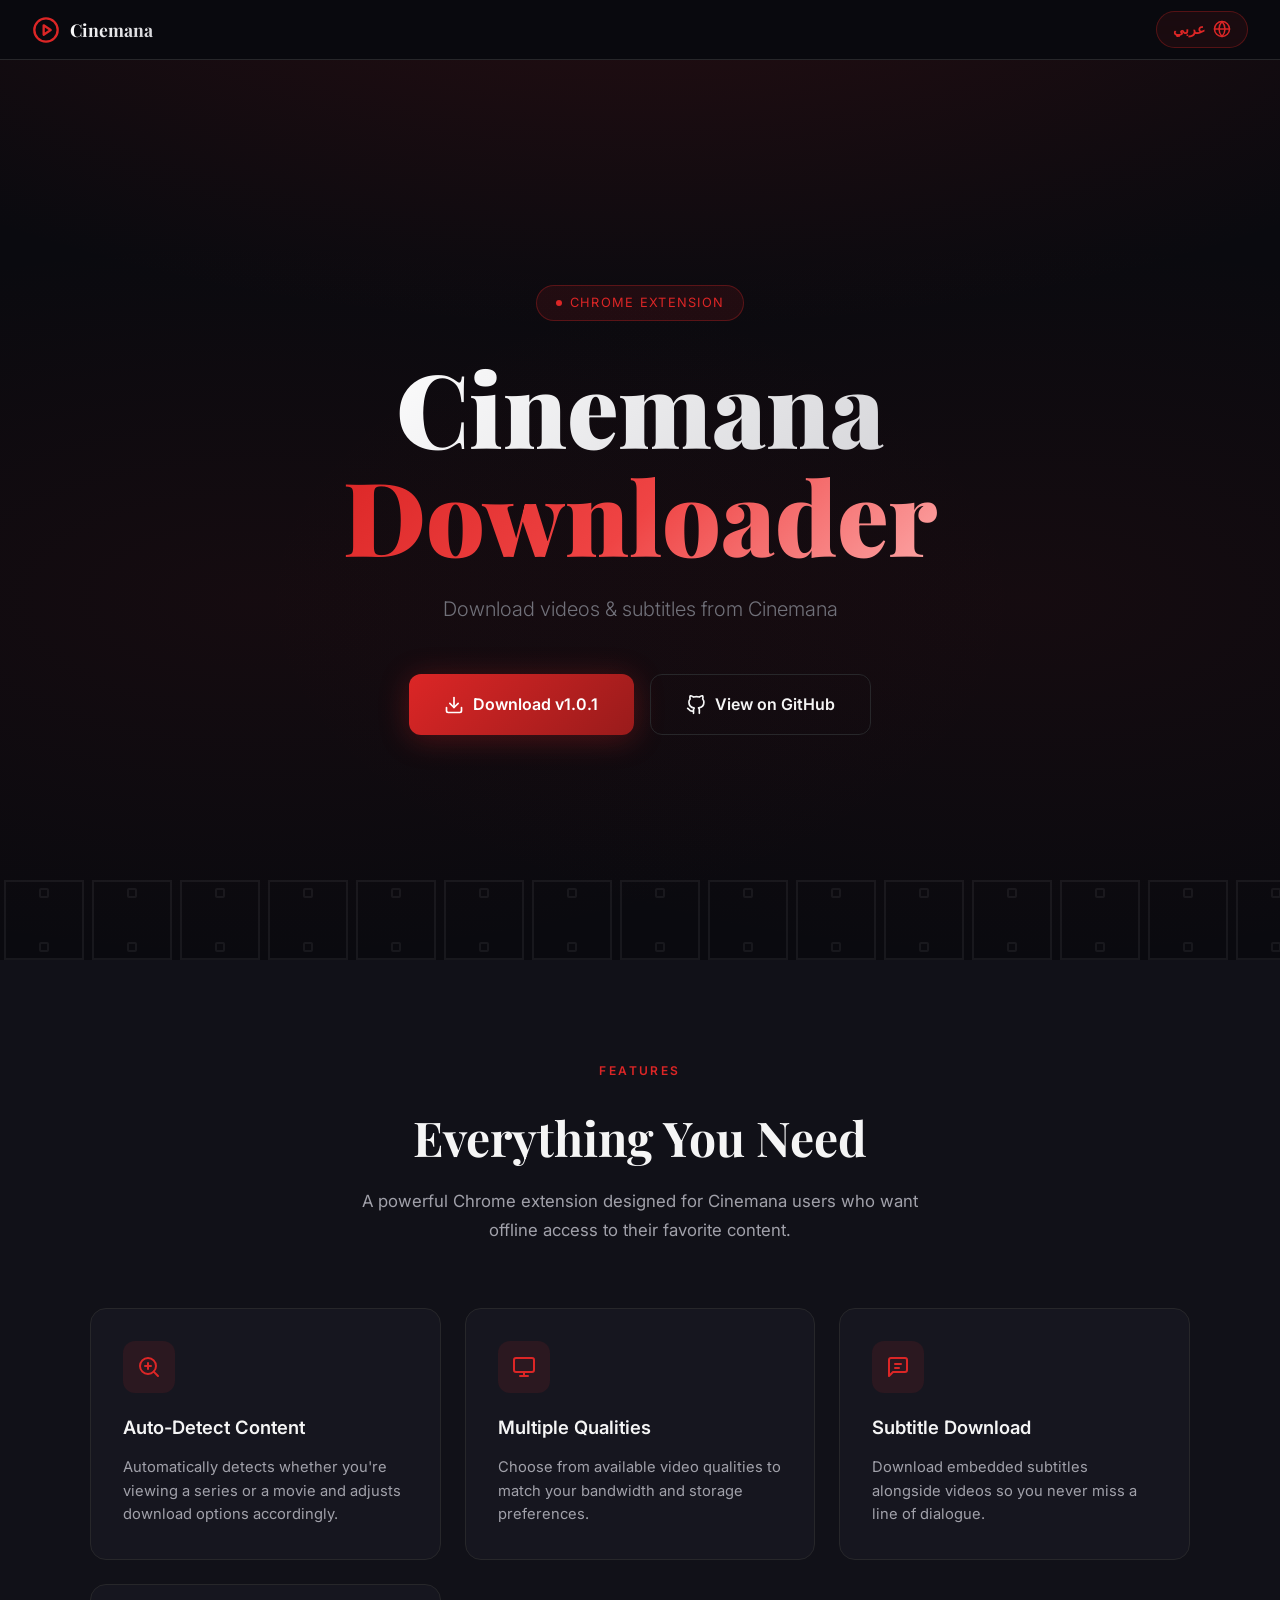
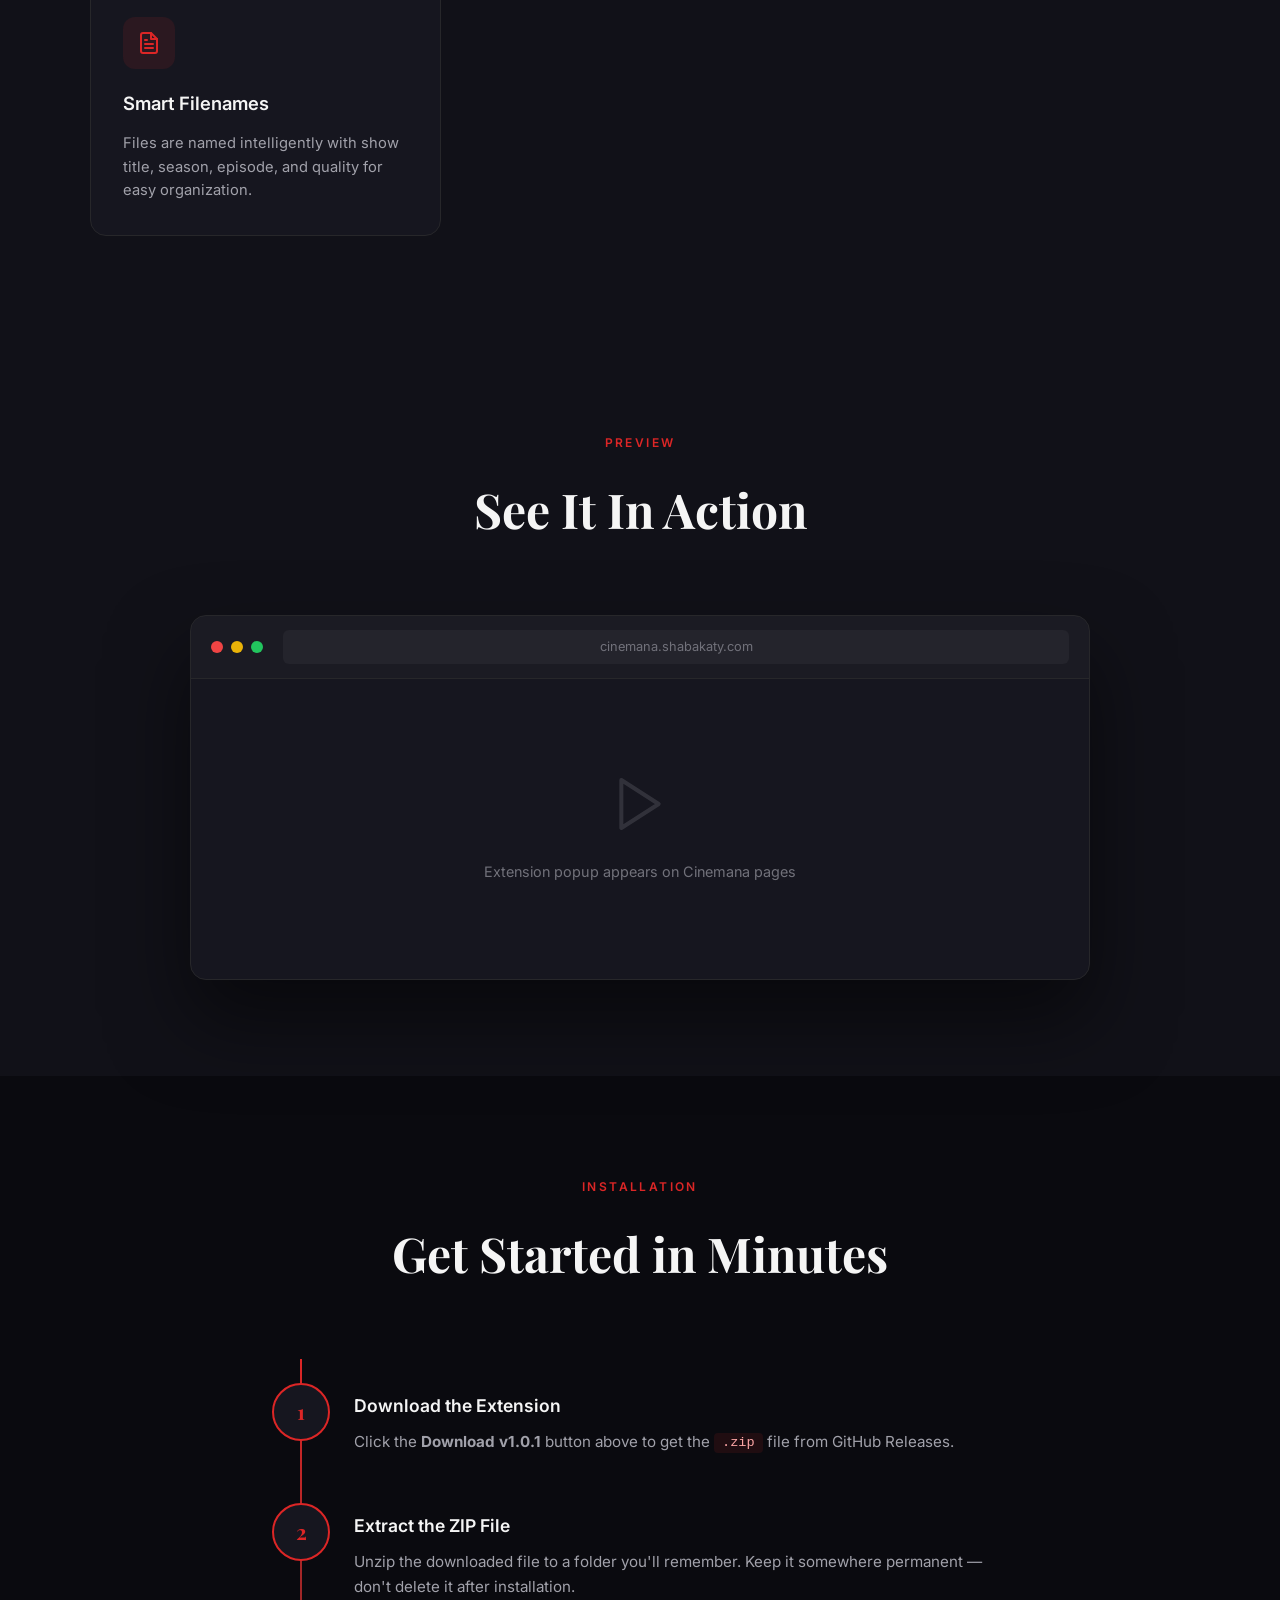
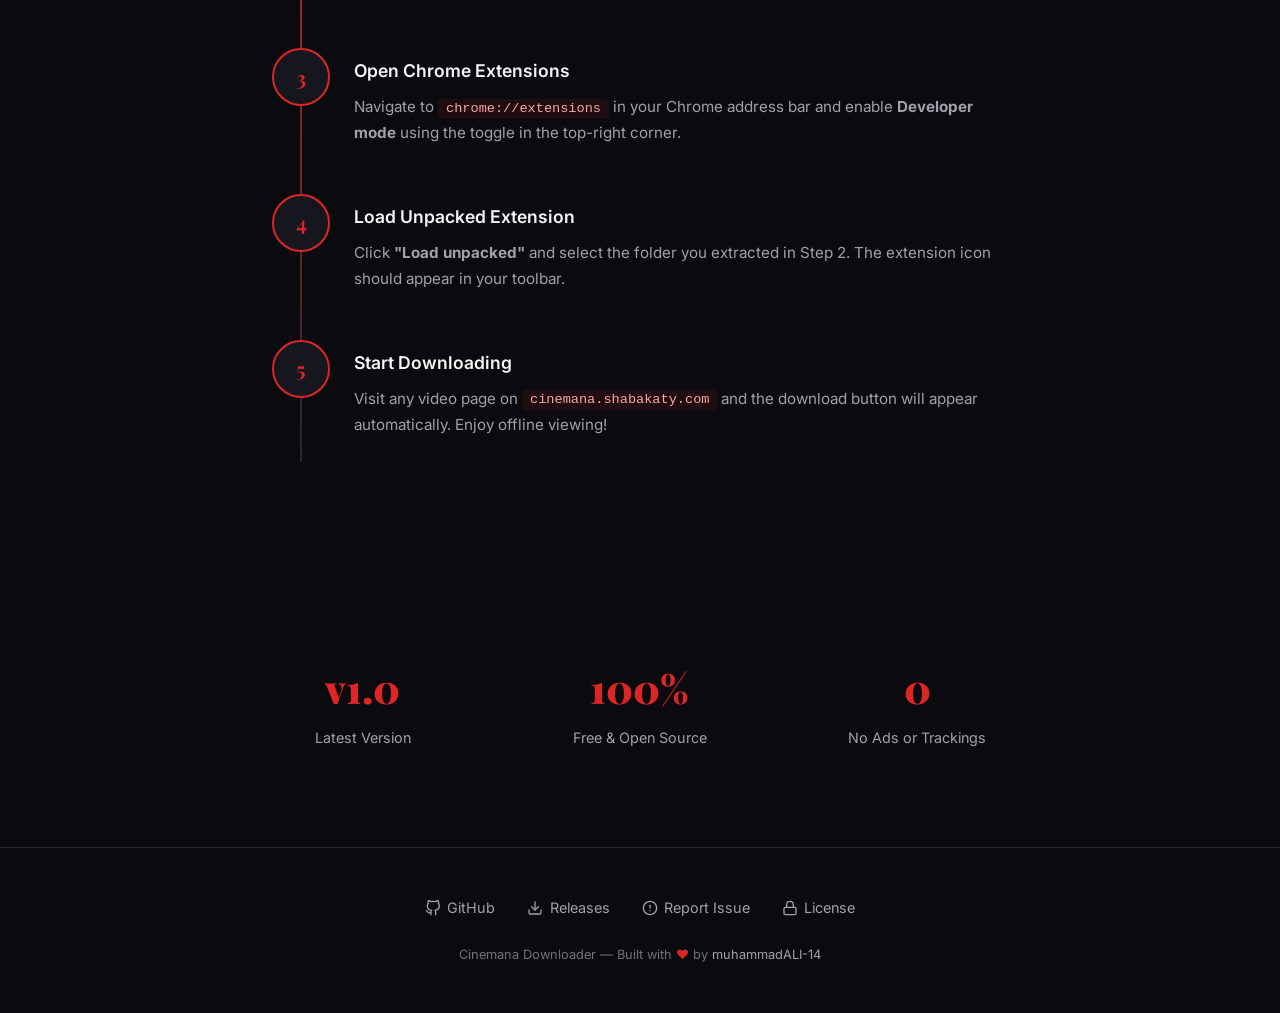
<file: index.html>
﻿<!DOCTYPE html>
<html lang="en" dir="ltr">
<head>
<meta charset="UTF-8">
<meta name="viewport" content="width=device-width, initial-scale=1.0">
<title>Cinemana Downloader - سينمانا داونلودر</title>
<link rel="preconnect" href="https://fonts.googleapis.com">
<link rel="preconnect" href="https://fonts.gstatic.com" crossorigin>
<link href="https://fonts.googleapis.com/css2?family=Playfair+Display:wght@400;700;900&family=Inter:wght@300;400;500;600;700&family=Tajawal:wght@300;400;500;700;800;900&display=swap" rel="stylesheet">
<style>
*, *::before, *::after {
  margin: 0;
  padding: 0;
  box-sizing: border-box;
}

:root {
  --bg-primary: #0a0a0f;
  --bg-secondary: #111118;
  --bg-card: #16161f;
  --red-primary: #dc2626;
  --red-dark: #991b1b;
  --red-glow: #ef4444;
  --text-primary: #f5f5f5;
  --text-secondary: #a1a1aa;
  --text-muted: #71717a;
  --border-color: #27272a;
}

html {
  scroll-behavior: smooth;
}

body {
  font-family: 'Inter', sans-serif;
  background: var(--bg-primary);
  color: var(--text-primary);
  line-height: 1.7;
  overflow-x: hidden;
}

html[dir="rtl"] body,
html[dir="rtl"] h1, html[dir="rtl"] h2, html[dir="rtl"] h3, html[dir="rtl"] h4 {
  font-family: 'Tajawal', 'Inter', sans-serif;
}

html[dir="ltr"] body {
  font-family: 'Inter', sans-serif;
}

h1, h2, h3, h4 {
  font-family: 'Playfair Display', serif;
}

html[dir="rtl"] h1, html[dir="rtl"] h2, html[dir="rtl"] h3, html[dir="rtl"] h4 {
  font-family: 'Tajawal', sans-serif;
}

/* ===== NAVIGATION BAR ===== */
.navbar {
  position: fixed;
  top: 0;
  left: 0;
  right: 0;
  height: 60px;
  background: rgba(10, 10, 15, 0.85);
  backdrop-filter: blur(20px);
  -webkit-backdrop-filter: blur(20px);
  border-bottom: 1px solid var(--border-color);
  display: flex;
  align-items: center;
  justify-content: space-between;
  padding: 0 2rem;
  z-index: 9999;
  transition: background 0.3s ease;
}

.navbar-logo {
  display: flex;
  align-items: center;
  gap: 0.6rem;
  text-decoration: none;
  color: var(--text-primary);
  font-weight: 700;
  font-size: 1.1rem;
}

.navbar-logo svg {
  width: 28px;
  height: 28px;
  color: var(--red-primary);
}

.navbar-logo span {
  font-family: 'Playfair Display', serif;
  background: linear-gradient(135deg, #ffffff 0%, #d4d4d8 100%);
  -webkit-background-clip: text;
  -webkit-text-fill-color: transparent;
  background-clip: text;
}

html[dir="rtl"] .navbar-logo span {
  font-family: 'Tajawal', sans-serif;
}

.lang-toggle {
  position: relative;
  display: inline-flex;
  align-items: center;
  padding: 0.4rem 1rem;
  background: rgba(220, 38, 38, 0.08);
  border: 1px solid rgba(220, 38, 38, 0.3);
  border-radius: 100px;
  cursor: pointer;
  overflow: hidden;
  transition: all 0.4s cubic-bezier(0.4, 0, 0.2, 1);
  z-index: 10000;
}

.lang-toggle:hover {
  background: rgba(220, 38, 38, 0.15);
  border-color: rgba(220, 38, 38, 0.6);
  transform: scale(1.05);
  box-shadow: 0 0 20px rgba(220, 38, 38, 0.2);
}

.lang-toggle:active {
  transform: scale(0.97);
}

.lang-toggle-text {
  font-size: 0.85rem;
  font-weight: 600;
  color: var(--red-primary);
  transition: all 0.4s cubic-bezier(0.4, 0, 0.2, 1);
  white-space: nowrap;
  user-select: none;
}

.lang-toggle-icon {
  width: 18px;
  height: 18px;
  margin-left: 0.5rem;
  transition: transform 0.4s cubic-bezier(0.4, 0, 0.2, 1);
  color: var(--red-primary);
}

html[dir="rtl"] .lang-toggle-icon {
  margin-left: 0;
  margin-right: 0.5rem;
}

.lang-toggle:hover .lang-toggle-icon {
  transform: rotate(20deg);
}

/* ===== BODY PADDING FOR NAVBAR ===== */
body {
  padding-top: 60px;
}

/* ===== HERO SECTION ===== */
.hero {
  position: relative;
  min-height: 100vh;
  display: flex;
  align-items: center;
  justify-content: center;
  text-align: center;
  padding: 2rem;
  overflow: hidden;
}

.hero::before {
  content: '';
  position: absolute;
  inset: 0;
  background:
    radial-gradient(ellipse 80% 50% at 50% -20%, rgba(220,38,38,0.15), transparent),
    radial-gradient(ellipse 60% 40% at 80% 60%, rgba(153,27,27,0.08), transparent),
    radial-gradient(ellipse 60% 40% at 20% 60%, rgba(153,27,27,0.08), transparent);
  z-index: 0;
}

.hero-particles {
  position: absolute;
  inset: 0;
  z-index: 0;
  overflow: hidden;
}

.hero-particles span {
  position: absolute;
  width: 2px;
  height: 2px;
  background: var(--red-primary);
  border-radius: 50%;
  animation: float-up linear infinite;
  opacity: 0;
}

@keyframes float-up {
  0% { transform: translateY(100vh) scale(0); opacity: 0; }
  10% { opacity: 1; }
  90% { opacity: 1; }
  100% { transform: translateY(-10vh) scale(1); opacity: 0; }
}

.hero-content {
  position: relative;
  z-index: 1;
  max-width: 900px;
}

.hero-badge {
  display: inline-flex;
  align-items: center;
  gap: 0.5rem;
  padding: 0.4rem 1.2rem;
  background: rgba(220,38,38,0.1);
  border: 1px solid rgba(220,38,38,0.3);
  border-radius: 100px;
  font-size: 0.8rem;
  color: var(--red-primary);
  letter-spacing: 0.1em;
  text-transform: uppercase;
  margin-bottom: 2rem;
  animation: fadeInDown 0.8s ease-out;
}

.hero-badge::before {
  content: '';
  width: 6px;
  height: 6px;
  background: var(--red-primary);
  border-radius: 50%;
  animation: pulse-dot 2s ease-in-out infinite;
}

@keyframes pulse-dot {
  0%, 100% { opacity: 1; box-shadow: 0 0 0 0 rgba(220,38,38,0.7); }
  50% { opacity: 0.8; box-shadow: 0 0 0 6px rgba(220,38,38,0); }
}

.hero-title {
  font-size: clamp(3rem, 8vw, 6.5rem);
  font-weight: 900;
  line-height: 1.05;
  margin-bottom: 1.5rem;
  animation: fadeInUp 1s ease-out 0.2s both;
}

.hero-title .line1 {
  display: block;
  background: linear-gradient(135deg, #ffffff 0%, #d4d4d8 100%);
  -webkit-background-clip: text;
  -webkit-text-fill-color: transparent;
  background-clip: text;
}

.hero-title .line2 {
  display: block;
  background: linear-gradient(135deg, var(--red-primary) 0%, var(--red-glow) 50%, #fca5a5 100%);
  -webkit-background-clip: text;
  -webkit-text-fill-color: transparent;
  background-clip: text;
  animation: shimmer 3s ease-in-out infinite;
}

@keyframes shimmer {
  0%, 100% { filter: brightness(1); }
  50% { filter: brightness(1.2); }
}

.hero-subtitle {
  font-size: clamp(1rem, 2vw, 1.25rem);
  font-weight: 300;
  color: var(--text-muted);
  margin-bottom: 3rem;
  animation: fadeInUp 1s ease-out 0.5s both;
}

html[dir="rtl"] .hero-subtitle {
  font-size: clamp(1.1rem, 2.5vw, 1.5rem);
  color: var(--text-secondary);
}

.hero-actions {
  display: flex;
  gap: 1rem;
  justify-content: center;
  flex-wrap: wrap;
  animation: fadeInUp 1s ease-out 0.6s both;
}

.btn {
  display: inline-flex;
  align-items: center;
  gap: 0.6rem;
  padding: 1rem 2.2rem;
  border-radius: 12px;
  font-family: 'Inter', sans-serif;
  font-size: 1rem;
  font-weight: 600;
  text-decoration: none;
  transition: all 0.3s ease;
  border: none;
  cursor: pointer;
  position: relative;
  overflow: hidden;
}

html[dir="rtl"] .btn {
  font-family: 'Tajawal', sans-serif;
}

.btn-primary {
  background: linear-gradient(135deg, var(--red-primary), var(--red-dark));
  color: #fff;
  box-shadow: 0 4px 30px rgba(220,38,38,0.3);
}

.btn-primary:hover {
  transform: translateY(-2px);
  box-shadow: 0 8px 40px rgba(220,38,38,0.5);
}

.btn-primary::after {
  content: '';
  position: absolute;
  inset: 0;
  background: linear-gradient(135deg, transparent 40%, rgba(255,255,255,0.1) 50%, transparent 60%);
  transform: translateX(-100%);
  transition: transform 0.6s ease;
}

.btn-primary:hover::after {
  transform: translateX(100%);
}

.btn-secondary {
  background: transparent;
  color: var(--text-primary);
  border: 1px solid var(--border-color);
}

.btn-secondary:hover {
  border-color: var(--red-primary);
  background: rgba(220,38,38,0.05);
  transform: translateY(-2px);
}

.btn svg {
  width: 20px;
  height: 20px;
}

.hero-film-strip {
  position: absolute;
  bottom: 0;
  left: 0;
  right: 0;
  height: 80px;
  z-index: 0;
  display: flex;
  overflow: hidden;
  opacity: 0.06;
}

.film-frame {
  flex: 0 0 80px;
  height: 100%;
  border: 2px solid var(--text-primary);
  margin: 0 4px;
  position: relative;
}

.film-frame::before, .film-frame::after {
  content: '';
  position: absolute;
  width: 10px;
  height: 10px;
  border: 2px solid var(--text-primary);
  border-radius: 2px;
  left: 50%;
  transform: translateX(-50%);
}

.film-frame::before { top: 6px; }
.film-frame::after { bottom: 6px; }

/* ===== SECTION SHARED ===== */
section {
  padding: 6rem 2rem;
}

.section-header {
  text-align: center;
  margin-bottom: 4rem;
}

.section-tag {
  display: inline-block;
  font-size: 0.75rem;
  letter-spacing: 0.2em;
  text-transform: uppercase;
  color: var(--red-primary);
  margin-bottom: 1rem;
  font-weight: 600;
}

.section-title {
  font-size: clamp(2rem, 4vw, 3rem);
  font-weight: 700;
  margin-bottom: 0.5rem;
}

.section-desc {
  color: var(--text-secondary);
  max-width: 600px;
  margin: 0 auto;
  font-size: 1.05rem;
}

/* ===== FEATURES ===== */
.features {
  background: var(--bg-secondary);
}

.features-grid {
  display: grid;
  grid-template-columns: repeat(auto-fit, minmax(260px, 1fr));
  gap: 1.5rem;
  max-width: 1100px;
  margin: 0 auto;
}

.feature-card {
  background: var(--bg-card);
  border: 1px solid var(--border-color);
  border-radius: 16px;
  padding: 2rem;
  transition: all 0.4s ease;
  position: relative;
  overflow: hidden;
}

.feature-card::before {
  content: '';
  position: absolute;
  top: 0;
  left: 0;
  right: 0;
  height: 2px;
  background: linear-gradient(90deg, transparent, var(--red-primary), transparent);
  opacity: 0;
  transition: opacity 0.4s ease;
}

.feature-card:hover {
  border-color: rgba(220,38,38,0.3);
  transform: translateY(-4px);
  box-shadow: 0 20px 60px rgba(0,0,0,0.4);
}

.feature-card:hover::before {
  opacity: 1;
}

.feature-icon {
  width: 52px;
  height: 52px;
  border-radius: 12px;
  background: rgba(220,38,38,0.1);
  display: flex;
  align-items: center;
  justify-content: center;
  margin-bottom: 1.2rem;
  font-size: 1.5rem;
}

.feature-card h3 {
  font-family: 'Inter', sans-serif;
  font-size: 1.15rem;
  font-weight: 600;
  margin-bottom: 0.8rem;
}

html[dir="rtl"] .feature-card h3 {
  font-family: 'Tajawal', sans-serif;
}

.feature-card p {
  color: var(--text-secondary);
  font-size: 0.92rem;
  line-height: 1.6;
}

/* ===== INSTALLATION ===== */
.installation {
  max-width: 800px;
  margin: 0 auto;
}

.steps {
  display: flex;
  flex-direction: column;
  gap: 0;
  position: relative;
}

.steps::before {
  content: '';
  position: absolute;
  left: 28px;
  top: 0;
  bottom: 0;
  width: 2px;
  background: linear-gradient(to bottom, var(--red-primary), var(--border-color));
}

html[dir="rtl"] .steps::before {
  left: auto;
  right: 28px;
}

.step {
  display: flex;
  gap: 1.5rem;
  padding: 1.5rem 0;
  position: relative;
}

.step-number {
  flex: 0 0 58px;
  height: 58px;
  border-radius: 50%;
  background: var(--bg-card);
  border: 2px solid var(--red-primary);
  display: flex;
  align-items: center;
  justify-content: center;
  font-family: 'Playfair Display', serif;
  font-size: 1.3rem;
  font-weight: 700;
  color: var(--red-primary);
  z-index: 1;
  position: relative;
}

html[dir="rtl"] .step-number {
  font-family: 'Tajawal', sans-serif;
}

.step-content {
  flex: 1;
  padding-top: 0.5rem;
}

.step-content h3 {
  font-family: 'Inter', sans-serif;
  font-size: 1.1rem;
  font-weight: 600;
  margin-bottom: 0.5rem;
}

html[dir="rtl"] .step-content h3 {
  font-family: 'Tajawal', sans-serif;
}

.step-content p {
  color: var(--text-secondary);
  font-size: 0.95rem;
}

.step-content code {
  background: rgba(220,38,38,0.1);
  color: #fca5a5;
  padding: 0.15rem 0.5rem;
  border-radius: 4px;
  font-size: 0.85rem;
}

/* ===== SCREENSHOT / DEMO ===== */
.demo-section {
  background: var(--bg-secondary);
  text-align: center;
}

.demo-window {
  max-width: 900px;
  margin: 0 auto;
  background: var(--bg-card);
  border: 1px solid var(--border-color);
  border-radius: 16px;
  overflow: hidden;
  box-shadow: 0 40px 80px rgba(0,0,0,0.5);
}

.demo-topbar {
  display: flex;
  align-items: center;
  gap: 8px;
  padding: 14px 20px;
  background: rgba(255,255,255,0.02);
  border-bottom: 1px solid var(--border-color);
}

.demo-dot {
  width: 12px;
  height: 12px;
  border-radius: 50%;
}

.demo-dot:nth-child(1) { background: #ef4444; }
.demo-dot:nth-child(2) { background: #eab308; }
.demo-dot:nth-child(3) { background: #22c55e; }

.demo-url {
  flex: 1;
  margin-left: 12px;
  padding: 6px 16px;
  background: rgba(255,255,255,0.04);
  border-radius: 6px;
  font-size: 0.8rem;
  color: var(--text-muted);
  font-family: 'Inter', monospace;
}

html[dir="rtl"] .demo-url {
  margin-left: 0;
  margin-right: 12px;
}

.demo-body {
  padding: 2rem;
  min-height: 300px;
  display: flex;
  align-items: center;
  justify-content: center;
}

.demo-placeholder {
  text-align: center;
  color: var(--text-muted);
}

.demo-placeholder svg {
  width: 64px;
  height: 64px;
  margin-bottom: 1rem;
  opacity: 0.3;
}

/* ===== STATS ===== */
.stats {
  background: var(--bg-primary);
}

.stats-grid {
  display: grid;
  grid-template-columns: repeat(auto-fit, minmax(200px, 1fr));
  gap: 2rem;
  max-width: 800px;
  margin: 0 auto;
  text-align: center;
}

.stat-item h3 {
  font-size: 2.5rem;
  font-weight: 900;
  color: var(--red-primary);
  margin-bottom: 0.3rem;
}

.stat-item p {
  color: var(--text-secondary);
  font-size: 0.9rem;
}

/* ===== FOOTER ===== */
.footer {
  padding: 3rem 2rem;
  border-top: 1px solid var(--border-color);
  text-align: center;
}

.footer-links {
  display: flex;
  justify-content: center;
  gap: 2rem;
  margin-bottom: 1.5rem;
  flex-wrap: wrap;
}

.footer-links a {
  color: var(--text-secondary);
  text-decoration: none;
  font-size: 0.9rem;
  transition: color 0.3s;
  display: inline-flex;
  align-items: center;
  gap: 0.4rem;
}

.footer-links a:hover {
  color: var(--red-primary);
}

.footer-copy {
  color: var(--text-muted);
  font-size: 0.8rem;
}

.footer-copy span {
  color: var(--red-primary);
}

/* ===== ANIMATIONS ===== */
@keyframes fadeInUp {
  from { opacity: 0; transform: translateY(30px); }
  to { opacity: 1; transform: translateY(0); }
}

@keyframes fadeInDown {
  from { opacity: 0; transform: translateY(-20px); }
  to { opacity: 1; transform: translateY(0); }
}

.animate-on-scroll {
  opacity: 0;
  transform: translateY(40px);
  transition: all 0.7s ease-out;
}

.animate-on-scroll.visible {
  opacity: 1;
  transform: translateY(0);
}

/* ===== RTL LAYOUT ADJUSTMENTS ===== */
html[dir="rtl"] .hero-actions {
  direction: rtl;
}

html[dir="rtl"] .btn svg {
  order: 1;
}

html[dir="rtl"] .step {
  flex-direction: row;
}

html[dir="rtl"] .step-number {
  order: 1;
}

html[dir="rtl"] .step-content {
  text-align: right;
}

html[dir="rtl"] .features-grid {
  direction: rtl;
}

html[dir="rtl"] .feature-card h3 {
  text-align: right;
}

html[dir="rtl"] .feature-card p {
  text-align: right;
}

/* ===== RTL: Steps Line ===== */
html[dir="rtl"] .steps::before {
  left: auto;
  right: 28px;
}

html[dir="rtl"] .step-number {
  order: 1;
  margin-left: 0;
  margin-right: 0;
}

html[dir="rtl"] .step {
  flex-direction: row-reverse;
}

/* ===== RESPONSIVE ===== */
@media (max-width: 768px) {
  .hero { min-height: 90vh; padding: 1.5rem; }
  .hero-actions { flex-direction: column; align-items: center; }
  .btn { width: 100%; justify-content: center; max-width: 320px; }
  section { padding: 4rem 1.2rem; }
  .steps::before { left: 20px; }
  html[dir="rtl"] .steps::before { left: auto; right: 20px; }
  .step-number { width: 42px; height: 42px; font-size: 1rem; flex: 0 0 42px; }
  .step { gap: 1rem; }
  .features-grid { grid-template-columns: 1fr; }
  .navbar { padding: 0 1rem; }
  .lang-toggle { padding: 0.3rem 0.8rem; }
  .lang-toggle-text { font-size: 0.78rem; }
}

@media (max-width: 480px) {
  .hero-title { font-size: 2.5rem; }
  .hero-subtitle { font-size: 1.1rem; }
}
</style>
</head>
<body>

<!-- ===== NAVIGATION BAR ===== -->
<nav class="navbar">
  <a href="#" class="navbar-logo">
    <svg viewBox="0 0 24 24" fill="none" stroke="currentColor" stroke-width="2" stroke-linecap="round" stroke-linejoin="round">
      <circle cx="12" cy="12" r="10"/>
      <polygon points="10 8 16 12 10 16 10 8"/>
    </svg>
    <span data-en="Cinemana" data-ar="سينمانا">Cinemana</span>
  </a>
  <div class="lang-toggle" id="langToggle" onclick="toggleLanguage()">
    <span class="lang-toggle-text" id="langToggleText">عربي</span>
    <svg class="lang-toggle-icon" viewBox="0 0 24 24" fill="none" stroke="currentColor" stroke-width="2" stroke-linecap="round" stroke-linejoin="round">
      <circle cx="12" cy="12" r="10"/>
      <line x1="2" y1="12" x2="22" y2="12"/>
      <path d="M12 2a15.3 15.3 0 0 1 4 10 15.3 15.3 0 0 1-4 10 15.3 15.3 0 0 1-4-10 15.3 15.3 0 0 1 4-10z"/>
    </svg>
  </div>
</nav>

<!-- ===== HERO ===== -->
<section class="hero">
  <div class="hero-particles" id="particles"></div>

  <div class="hero-content">
    <div class="hero-badge" data-en="Chrome Extension" data-ar="إضافة كروم">Chrome Extension</div>

    <h1 class="hero-title">
      <span class="line1" data-en="Cinemana" data-ar="سينمانا">Cinemana</span>
      <span class="line2" data-en="Downloader" data-ar="داونلودر">Downloader</span>
    </h1>

    <p class="hero-subtitle" data-en="Download videos &amp; subtitles from Cinemana" data-ar="حمّل فيديوهات وترجمة من سينمانا">Download videos &amp; subtitles from Cinemana</p>

    <div class="hero-actions">
      <a href="https://github.com/muhammadALI-14/cinemana-downloader/releases/download/v1.0.1/cinemana-downloader-v1.0.1.zip" class="btn btn-primary">
        <svg viewBox="0 0 24 24" fill="none" stroke="currentColor" stroke-width="2" stroke-linecap="round" stroke-linejoin="round"><path d="M21 15v4a2 2 0 0 1-2 2H5a2 2 0 0 1-2-2v-4"/><polyline points="7 10 12 15 17 10"/><line x1="12" y1="15" x2="12" y2="3"/></svg>
        <span data-en="Download v1.0.1" data-ar="تحميل v1.0.1">Download v1.0.1</span>
      </a>
      <a href="https://github.com/muhammadALI-14/cinemana-downloader" class="btn btn-secondary">
        <svg viewBox="0 0 24 24" fill="none" stroke="currentColor" stroke-width="2" stroke-linecap="round" stroke-linejoin="round"><path d="M9 19c-5 1.5-5-2.5-7-3m14 6v-3.87a3.37 3.37 0 0 0-.94-2.61c3.14-.35 6.44-1.54 6.44-7A5.44 5.44 0 0 0 20 4.77 5.07 5.07 0 0 0 19.91 1S18.73.65 16 2.48a13.38 13.38 0 0 0-7 0C6.27.65 5.09 1 5.09 1A5.07 5.07 0 0 0 5 4.77a5.44 5.44 0 0 0-1.5 3.78c0 5.42 3.3 6.61 6.44 7A3.37 3.37 0 0 0 9 18.13V22"/></svg>
        <span data-en="View on GitHub" data-ar="عرض على GitHub">View on GitHub</span>
      </a>
    </div>
  </div>

  <div class="hero-film-strip">
    <div class="film-frame"></div><div class="film-frame"></div><div class="film-frame"></div>
    <div class="film-frame"></div><div class="film-frame"></div><div class="film-frame"></div>
    <div class="film-frame"></div><div class="film-frame"></div><div class="film-frame"></div>
    <div class="film-frame"></div><div class="film-frame"></div><div class="film-frame"></div>
    <div class="film-frame"></div><div class="film-frame"></div><div class="film-frame"></div>
    <div class="film-frame"></div><div class="film-frame"></div><div class="film-frame"></div>
    <div class="film-frame"></div><div class="film-frame"></div>
  </div>
</section>

<!-- ===== FEATURES ===== -->
<section class="features">
  <div class="section-header animate-on-scroll">
    <span class="section-tag" data-en="Features" data-ar="المميزات">Features</span>
    <h2 class="section-title" data-en="Everything You Need" data-ar="كل ما تحتاجه">Everything You Need</h2>
    <p class="section-desc" data-en="A powerful Chrome extension designed for Cinemana users who want offline access to their favorite content." data-ar="إضافة كروم قوية مصممة لمستخدمي سينمانا الذين يريدون الوصول بدون إنترنت إلى محتواهم المفضل.">A powerful Chrome extension designed for Cinemana users who want offline access to their favorite content.</p>
  </div>

  <div class="features-grid">
    <div class="feature-card animate-on-scroll">
      <div class="feature-icon">
        <svg width="24" height="24" viewBox="0 0 24 24" fill="none" stroke="#dc2626" stroke-width="2" stroke-linecap="round" stroke-linejoin="round"><circle cx="11" cy="11" r="8"/><line x1="21" y1="21" x2="16.65" y2="16.65"/><line x1="11" y1="8" x2="11" y2="14"/><line x1="8" y1="11" x2="14" y2="11"/></svg>
      </div>
      <h3 data-en="Auto-Detect Content" data-ar="كشف تلقائي للمحتوى">Auto-Detect Content</h3>
      <p data-en="Automatically detects whether you're viewing a series or a movie and adjusts download options accordingly." data-ar="يكتشف تلقائيًا ما إذا كنت تشاهد مسلسلًا أو فيلماً ويعدّل خيارات التحميل بناءً على ذلك.">Automatically detects whether you're viewing a series or a movie and adjusts download options accordingly.</p>
    </div>

    <div class="feature-card animate-on-scroll">
      <div class="feature-icon">
        <svg width="24" height="24" viewBox="0 0 24 24" fill="none" stroke="#dc2626" stroke-width="2" stroke-linecap="round" stroke-linejoin="round"><rect x="2" y="3" width="20" height="14" rx="2" ry="2"/><line x1="8" y1="21" x2="16" y2="21"/><line x1="12" y1="17" x2="12" y2="21"/></svg>
      </div>
      <h3 data-en="Multiple Qualities" data-ar="جودات متعددة">Multiple Qualities</h3>
      <p data-en="Choose from available video qualities to match your bandwidth and storage preferences." data-ar="اختر من جودات الفيديو المتاحة لتتناسب مع سرعة الإنترنت والمساحة المتاحة لديك.">Choose from available video qualities to match your bandwidth and storage preferences.</p>
    </div>

    <div class="feature-card animate-on-scroll">
      <div class="feature-icon">
        <svg width="24" height="24" viewBox="0 0 24 24" fill="none" stroke="#dc2626" stroke-width="2" stroke-linecap="round" stroke-linejoin="round"><path d="M21 15a2 2 0 0 1-2 2H7l-4 4V5a2 2 0 0 1 2-2h14a2 2 0 0 1 2 2z"/><line x1="9" y1="9" x2="15" y2="9"/><line x1="9" y1="13" x2="13" y2="13"/></svg>
      </div>
      <h3 data-en="Subtitle Download" data-ar="تحميل الترجمة">Subtitle Download</h3>
      <p data-en="Download embedded subtitles alongside videos so you never miss a line of dialogue." data-ar="حمّل الترجمات المضمنة مع الفيديوهات حتى لا تفوتك أي سطر من الحوارات.">Download embedded subtitles alongside videos so you never miss a line of dialogue.</p>
    </div>

    <div class="feature-card animate-on-scroll">
      <div class="feature-icon">
        <svg width="24" height="24" viewBox="0 0 24 24" fill="none" stroke="#dc2626" stroke-width="2" stroke-linecap="round" stroke-linejoin="round"><path d="M14 2H6a2 2 0 0 0-2 2v16a2 2 0 0 0 2 2h12a2 2 0 0 0 2-2V8z"/><polyline points="14 2 14 8 20 8"/><line x1="16" y1="13" x2="8" y2="13"/><line x1="16" y1="17" x2="8" y2="17"/><polyline points="10 9 9 9 8 9"/></svg>
      </div>
      <h3 data-en="Smart Filenames" data-ar="تسمية ذكية للملفات">Smart Filenames</h3>
      <p data-en="Files are named intelligently with show title, season, episode, and quality for easy organization." data-ar="يتم تسمية الملفات بذكاء مع عنوان المسلسل والموسم والحلقة والجودة لتنظيم سهل.">Files are named intelligently with show title, season, episode, and quality for easy organization.</p>
    </div>
  </div>
</section>

<!-- ===== DEMO ===== -->
<section class="demo-section">
  <div class="section-header animate-on-scroll">
    <span class="section-tag" data-en="Preview" data-ar="معاينة">Preview</span>
    <h2 class="section-title" data-en="See It In Action" data-ar="شاهد العرض">See It In Action</h2>
  </div>

  <div class="demo-window animate-on-scroll">
    <div class="demo-topbar">
      <div class="demo-dot"></div>
      <div class="demo-dot"></div>
      <div class="demo-dot"></div>
      <div class="demo-url">cinemana.shabakaty.com</div>
    </div>
    <div class="demo-body">
      <div class="demo-placeholder">
        <svg viewBox="0 0 24 24" fill="none" stroke="currentColor" stroke-width="1.5" stroke-linecap="round" stroke-linejoin="round"><polygon points="5 3 19 12 5 21 5 3"/></svg>
        <p style="font-size:0.9rem;" data-en="Extension popup appears on Cinemana pages" data-ar="تظهر نافذة الإضافة على صفحات سينمانا">Extension popup appears on Cinemana pages</p>
      </div>
    </div>
  </div>
</section>

<!-- ===== INSTALLATION ===== -->
<section class="installation">
  <div class="section-header animate-on-scroll">
    <span class="section-tag" data-en="Installation" data-ar="التثبيت">Installation</span>
    <h2 class="section-title" data-en="Get Started in Minutes" data-ar="ابدأ في دقائق">Get Started in Minutes</h2>
  </div>

  <div class="steps">
    <div class="step animate-on-scroll">
      <div class="step-number">1</div>
      <div class="step-content">
        <h3 data-en="Download the Extension" data-ar="حمّل الإضافة">Download the Extension</h3>
        <p data-en='Click the <strong>Download v1.0.1</strong> button above to get the <code>.zip</code> file from GitHub Releases.' data-ar='اضغط على زر <strong>تحميل v1.0.1</strong> أعلاه للحصول على ملف <code>.zip</code> من إصدارات GitHub.'>Click the <strong>Download v1.0.1</strong> button above to get the <code>.zip</code> file from GitHub Releases.</p>
      </div>
    </div>

    <div class="step animate-on-scroll">
      <div class="step-number">2</div>
      <div class="step-content">
        <h3 data-en="Extract the ZIP File" data-ar="استخرج ملف ZIP">Extract the ZIP File</h3>
        <p data-en="Unzip the downloaded file to a folder you'll remember. Keep it somewhere permanent — don't delete it after installation." data-ar="افتح ملف ZIP الذي حمّلته في مجلد تذكره. احتفظ به في مكان دائم — لا تحذفه بعد التثبيت.">Unzip the downloaded file to a folder you'll remember. Keep it somewhere permanent — don't delete it after installation.</p>
      </div>
    </div>

    <div class="step animate-on-scroll">
      <div class="step-number">3</div>
      <div class="step-content">
        <h3 data-en="Open Chrome Extensions" data-ar="افتح صفحة إضافات كروم">Open Chrome Extensions</h3>
        <p data-en='Navigate to <code>chrome://extensions</code> in your Chrome address bar and enable <strong>Developer mode</strong> using the toggle in the top-right corner.' data-ar='انتقل إلى <code>chrome://extensions</code> في شريط عنوان كروم وفعّل <strong>وضع المطور</strong> باستخدام الزر في الزاوية العلوية اليمنى.'>Navigate to <code>chrome://extensions</code> in your Chrome address bar and enable <strong>Developer mode</strong> using the toggle in the top-right corner.</p>
      </div>
    </div>

    <div class="step animate-on-scroll">
      <div class="step-number">4</div>
      <div class="step-content">
        <h3 data-en="Load Unpacked Extension" data-ar="أضف الإضافة">Load Unpacked Extension</h3>
        <p data-en='Click <strong>"Load unpacked"</strong> and select the folder you extracted in Step 2. The extension icon should appear in your toolbar.' data-ar='اضغط على <strong>"Load unpacked"</strong> واختر المجلد الذي استخرجته في الخطوة 2. يجب أن يظهر أيقونة الإضافة في شريط الأدوات.'>Click <strong>"Load unpacked"</strong> and select the folder you extracted in Step 2. The extension icon should appear in your toolbar.</p>
      </div>
    </div>

    <div class="step animate-on-scroll">
      <div class="step-number">5</div>
      <div class="step-content">
        <h3 data-en="Start Downloading" data-ar="ابدأ التحميل">Start Downloading</h3>
        <p data-en='Visit any video page on <code>cinemana.shabakaty.com</code> and the download button will appear automatically. Enjoy offline viewing!' data-ar='قم بزيارة أي صفحة فيديو على <code>cinemana.shabakaty.com</code> وسيظهر زر التحميل تلقائيًا. استمتع بالمشاهدة بدون إنترنت!'>Visit any video page on <code>cinemana.shabakaty.com</code> and the download button will appear automatically. Enjoy offline viewing!</p>
      </div>
    </div>
  </div>
</section>

<!-- ===== STATS ===== -->
<section class="stats">
  <div class="stats-grid">
    <div class="stat-item animate-on-scroll">
      <h3>v1.0</h3>
      <p data-en="Latest Version" data-ar="أحدث إصدار">Latest Version</p>
    </div>
    <div class="stat-item animate-on-scroll">
      <h3>100%</h3>
      <p data-en="Free &amp; Open Source" data-ar="مجاني ومفتوح المصدر">Free &amp; Open Source</p>
    </div>
    <div class="stat-item animate-on-scroll">
      <h3>0</h3>
      <p data-en="No Ads or Trackings" data-ar="بدون إعلانات أو تتبع">No Ads or Trackings</p>
    </div>
  </div>
</section>

<!-- ===== FOOTER ===== -->
<footer class="footer">
  <div class="footer-links">
    <a href="https://github.com/muhammadALI-14/cinemana-downloader">
      <svg width="16" height="16" viewBox="0 0 24 24" fill="none" stroke="currentColor" stroke-width="2" stroke-linecap="round" stroke-linejoin="round"><path d="M9 19c-5 1.5-5-2.5-7-3m14 6v-3.87a3.37 3.37 0 0 0-.94-2.61c3.14-.35 6.44-1.54 6.44-7A5.44 5.44 0 0 0 20 4.77 5.07 5.07 0 0 0 19.91 1S18.73.65 16 2.48a13.38 13.38 0 0 0-7 0C6.27.65 5.09 1 5.09 1A5.07 5.07 0 0 0 5 4.77a5.44 5.44 0 0 0-1.5 3.78c0 5.42 3.3 6.61 6.44 7A3.37 3.37 0 0 0 9 18.13V22"/></svg>
      GitHub
    </a>
    <a href="https://github.com/muhammadALI-14/cinemana-downloader/releases">
      <svg width="16" height="16" viewBox="0 0 24 24" fill="none" stroke="currentColor" stroke-width="2" stroke-linecap="round" stroke-linejoin="round"><path d="M21 15v4a2 2 0 0 1-2 2H5a2 2 0 0 1-2-2v-4"/><polyline points="7 10 12 15 17 10"/><line x1="12" y1="15" x2="12" y2="3"/></svg>
      <span data-en="Releases" data-ar="الإصدارات">Releases</span>
    </a>
    <a href="https://github.com/muhammadALI-14/cinemana-downloader/issues">
      <svg width="16" height="16" viewBox="0 0 24 24" fill="none" stroke="currentColor" stroke-width="2" stroke-linecap="round" stroke-linejoin="round"><circle cx="12" cy="12" r="10"/><line x1="12" y1="8" x2="12" y2="12"/><line x1="12" y1="16" x2="12.01" y2="16"/></svg>
      <span data-en="Report Issue" data-ar="الإبلاغ عن مشكلة">Report Issue</span>
    </a>
    <a href="https://github.com/muhammadALI-14/cinemana-downloader/blob/main/LICENSE">
      <svg width="16" height="16" viewBox="0 0 24 24" fill="none" stroke="currentColor" stroke-width="2" stroke-linecap="round" stroke-linejoin="round"><rect x="3" y="11" width="18" height="11" rx="2" ry="2"/><path d="M7 11V7a5 5 0 0 1 10 0v4"/></svg>
      <span data-en="License" data-ar="الرخصة">License</span>
    </a>
  </div>
  <p class="footer-copy" data-en='Cinemana Downloader &mdash; Built with <span>&hearts;</span> by <a href="https://github.com/muhammadALI-14" style="color:var(--text-secondary); text-decoration:none;">muhammadALI-14</a>' data-ar='سينمانا داونلودر &mdash; صُنع بـ <span>&hearts;</span> بواسطة <a href="https://github.com/muhammadALI-14" style="color:var(--text-secondary); text-decoration:none;">muhammadALI-14</a>'>Cinemana Downloader &mdash; Built with <span>&hearts;</span> by <a href="https://github.com/muhammadALI-14" style="color:var(--text-secondary); text-decoration:none;">muhammadALI-14</a></p>
</footer>

<script>
// Language toggle
let currentLang = localStorage.getItem('cinemana-lang') || 'en';

function toggleLanguage() {
  currentLang = currentLang === 'en' ? 'ar' : 'en';
  localStorage.setItem('cinemana-lang', currentLang);
  applyLanguage(currentLang);
}

function applyLanguage(lang) {
  const html = document.documentElement;
  const toggleText = document.getElementById('langToggleText');

  if (lang === 'ar') {
    html.setAttribute('dir', 'rtl');
    html.setAttribute('lang', 'ar');
    toggleText.textContent = 'English';
  } else {
    html.setAttribute('dir', 'ltr');
    html.setAttribute('lang', 'en');
    toggleText.textContent = 'عربي';
  }

  document.querySelectorAll('[data-en][data-ar]').forEach(el => {
    const text = el.getAttribute('data-' + lang);
    if (text !== null) {
      el.innerHTML = text;
    }
  });

  document.title = lang === 'ar' ? 'سينمانا داونلودر - Cinemana Downloader' : 'Cinemana Downloader - سينمانا داونلودر';
}

// Particle effect
(function(){
  const container = document.getElementById('particles');
  const count = 40;
  for(let i = 0; i < count; i++){
    const span = document.createElement('span');
    span.style.left = Math.random() * 100 + '%';
    span.style.animationDuration = (Math.random() * 8 + 6) + 's';
    span.style.animationDelay = (Math.random() * 10) + 's';
    span.style.width = span.style.height = (Math.random() * 2 + 1) + 'px';
    container.appendChild(span);
  }
})();

// Scroll animations
(function(){
  const observer = new IntersectionObserver((entries) => {
    entries.forEach(entry => {
      if(entry.isIntersecting){
        entry.target.classList.add('visible');
      }
    });
  }, { threshold: 0.1, rootMargin: '0px 0px -50px 0px' });

  document.querySelectorAll('.animate-on-scroll').forEach(el => observer.observe(el));
})();

// Apply saved language on load
applyLanguage(currentLang);
</script>

</body>
</html>
</file>
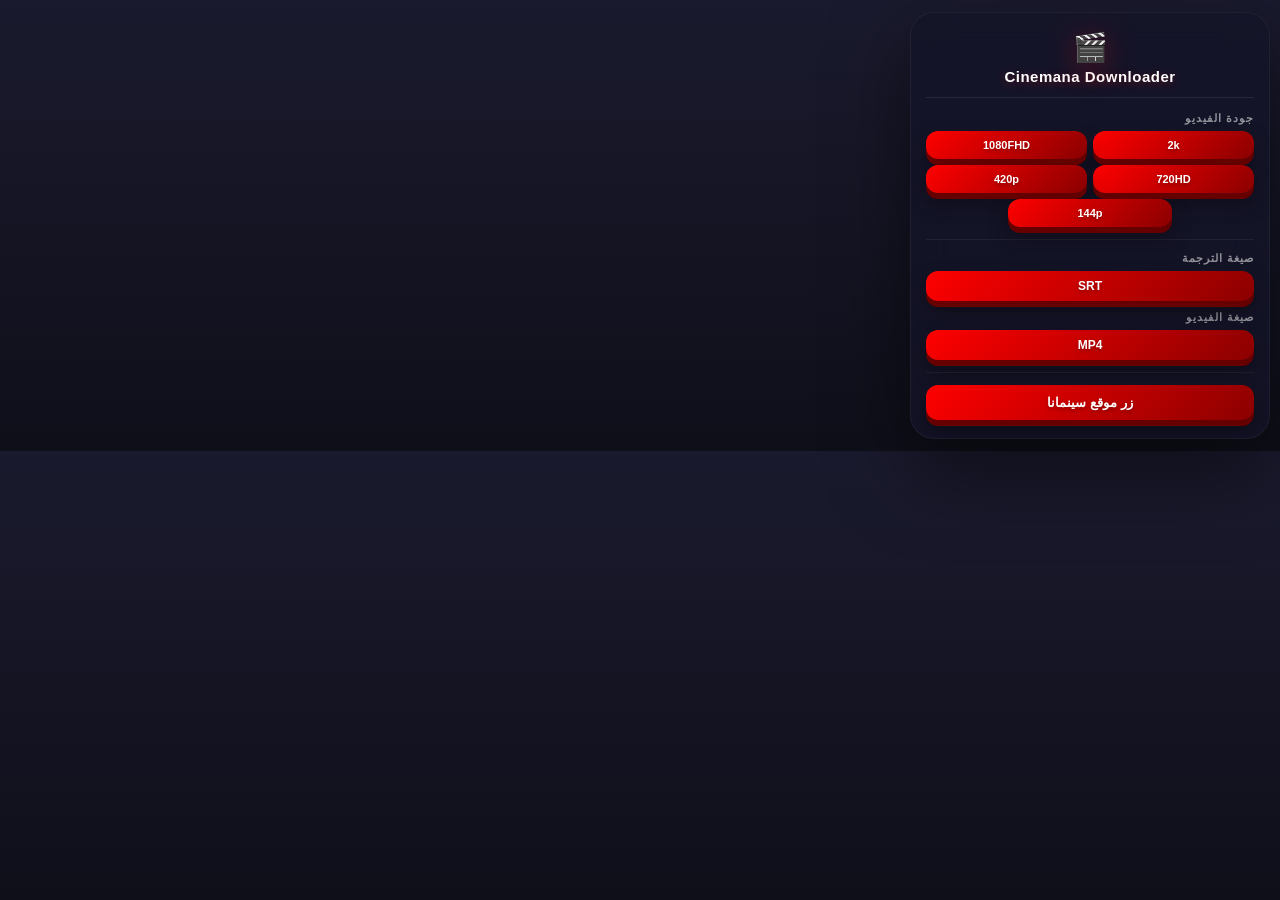
<file: popup.html>
<!DOCTYPE html>
<html lang="ar" dir="rtl">
<head>
<meta charset="UTF-8">
<meta name="viewport" content="width=380">
<title>Cinemana Downloader</title>
<style>
  * {
    margin: 0;
    padding: 0;
    box-sizing: border-box;
  }

  body {
    width: 380px;
    min-height: 420px;
    background: linear-gradient(180deg, #1a1a2e 0%, #0f0f1a 100%);
    font-family: 'Segoe UI', Tahoma, Geneva, Verdana, sans-serif;
    color: #ffffff;
    display: flex;
    justify-content: center;
    padding: 12px 10px;
    direction: rtl;
  }

  .container {
    background: rgba(20, 20, 40, 0.8);
    border-radius: 24px;
    box-shadow: 0 30px 80px rgba(0, 0, 0, 0.5);
    padding: 18px 15px;
    width: 100%;
    backdrop-filter: blur(20px);
    border: 1px solid rgba(255, 255, 255, 0.05);
  }

  .header {
    text-align: center;
    margin-bottom: 14px;
    padding-bottom: 12px;
    border-bottom: 1px solid rgba(255, 255, 255, 0.08);
  }

  .header-icon {
    font-size: 28px;
    display: block;
    margin-bottom: 4px;
    filter: drop-shadow(0 4px 15px rgba(255, 0, 0, 0.3));
  }

  .header h1 {
    font-size: 15px;
    font-weight: 700;
    color: #ffffff;
    text-shadow: 0 2px 10px rgba(255, 0, 0, 0.3);
    letter-spacing: 0.5px;
  }

  .section {
    margin-bottom: 10px;
  }

  .section-title {
    font-size: 11px;
    font-weight: 600;
    color: rgba(255, 255, 255, 0.55);
    margin-bottom: 6px;
    text-transform: uppercase;
    letter-spacing: 1px;
  }

  .btn {
    display: inline-block;
    padding: 8px 14px;
    background: linear-gradient(135deg, #ff0000 0%, #8b0000 100%);
    border: none;
    border-radius: 12px;
    color: #ffffff;
    font-family: 'Segoe UI', Tahoma, Geneva, Verdana, sans-serif;
    font-size: 12px;
    font-weight: 600;
    cursor: pointer;
    position: relative;
    overflow: hidden;
    transition: all 0.3s cubic-bezier(0.25, 0.46, 0.45, 0.94);
    box-shadow: 0 6px 0 #660000, 0 10px 20px rgba(0, 0, 0, 0.4);
    text-shadow: 0 2px 4px rgba(0, 0, 0, 0.3);
    margin: 3px;
    text-decoration: none;
  }

  .btn::before {
    content: '';
    position: absolute;
    top: 0;
    left: -100%;
    width: 100%;
    height: 100%;
    background: linear-gradient(90deg, transparent, rgba(255, 255, 255, 0.25), transparent);
    transition: left 0.5s ease;
  }

  .btn:hover {
    transform: translateY(-2px);
    box-shadow: 0 8px 0 #660000, 0 14px 30px rgba(255, 0, 0, 0.3);
  }

  .btn:hover::before {
    left: 100%;
  }

  .btn:active {
    transform: translateY(2px);
    box-shadow: 0 4px 0 #660000, 0 6px 15px rgba(0, 0, 0, 0.4);
  }

  .btn.active {
    background: linear-gradient(135deg, #00cc44 0%, #007722 100%);
    box-shadow: 0 6px 0 #005511, 0 10px 20px rgba(0, 200, 0, 0.3);
  }

  .btn.active:hover {
    box-shadow: 0 8px 0 #005511, 0 14px 30px rgba(0, 200, 0, 0.4);
  }

  .btn.active:active {
    box-shadow: 0 4px 0 #005511, 0 6px 15px rgba(0, 0, 0, 0.4);
  }

  .quality-grid {
    display: grid;
    grid-template-columns: 1fr 1fr;
    gap: 6px;
  }

  .quality-grid .btn {
    width: 100%;
    text-align: center;
    padding: 8px 6px;
    font-size: 11px;
    margin: 0;
  }

  .quality-grid .btn:last-child:nth-child(odd) {
    grid-column: 1 / -1;
    max-width: 50%;
    justify-self: center;
  }

  .toggle-section .btn {
    display: block;
    width: 100%;
    text-align: center;
    margin: 4px 0;
  }

  .site-btn {
    display: block;
    width: 100%;
    text-align: center;
    margin-top: 8px;
    padding: 10px 16px;
    background: linear-gradient(135deg, #ff0000 0%, #8b0000 100%);
    border: none;
    border-radius: 12px;
    color: #ffffff;
    font-family: 'Segoe UI', Tahoma, Geneva, Verdana, sans-serif;
    font-size: 13px;
    font-weight: 600;
    cursor: pointer;
    position: relative;
    overflow: hidden;
    transition: all 0.3s cubic-bezier(0.25, 0.46, 0.45, 0.94);
    box-shadow: 0 6px 0 #660000, 0 10px 20px rgba(0, 0, 0, 0.4);
    text-shadow: 0 2px 4px rgba(0, 0, 0, 0.3);
    text-decoration: none;
  }

  .site-btn::before {
    content: '';
    position: absolute;
    top: 0;
    left: -100%;
    width: 100%;
    height: 100%;
    background: linear-gradient(90deg, transparent, rgba(255, 255, 255, 0.25), transparent);
    transition: left 0.5s ease;
  }

  .site-btn:hover {
    transform: translateY(-2px);
    box-shadow: 0 8px 0 #660000, 0 14px 30px rgba(255, 0, 0, 0.3);
  }

  .site-btn:hover::before {
    left: 100%;
  }

  .site-btn:active {
    transform: translateY(2px);
    box-shadow: 0 4px 0 #660000, 0 6px 15px rgba(0, 0, 0, 0.4);
  }

  .divider {
    height: 1px;
    background: rgba(255, 255, 255, 0.06);
    margin: 12px 0;
  }

  .version {
    display: none;
  }
</style>
</head>
<body>
<div class="container">

  <div class="header">
    <span class="header-icon">🎬</span>
    <h1>Cinemana Downloader</h1>
  </div>

  <div class="section">
    <div class="section-title">جودة الفيديو</div>
    <div class="quality-grid">
      <button class="btn quality-btn" data-quality="2k">2k</button>
      <button class="btn quality-btn" data-quality="1080FHD">1080FHD</button>
      <button class="btn quality-btn" data-quality="720HD">720HD</button>
      <button class="btn quality-btn" data-quality="420p">420p</button>
      <button class="btn quality-btn" data-quality="144p">144p</button>
    </div>
  </div>

  <div class="divider"></div>

  <div class="section toggle-section">
    <div class="section-title">صيغة الترجمة</div>
    <button class="btn toggle-btn" id="srtBtn">SRT</button>
  </div>

  <div class="section toggle-section">
    <div class="section-title">صيغة الفيديو</div>
    <button class="btn toggle-btn" id="mp4Btn">MP4</button>
  </div>

  <div class="divider"></div>

  <a href="https://cinemana.shabakaty.com" target="_blank" class="site-btn">زر موقع سينمانا</a>

  <div class="version">v1.0.13</div>

</div>

<script src="popup.js"></script>
</body>
</html>
</file>
